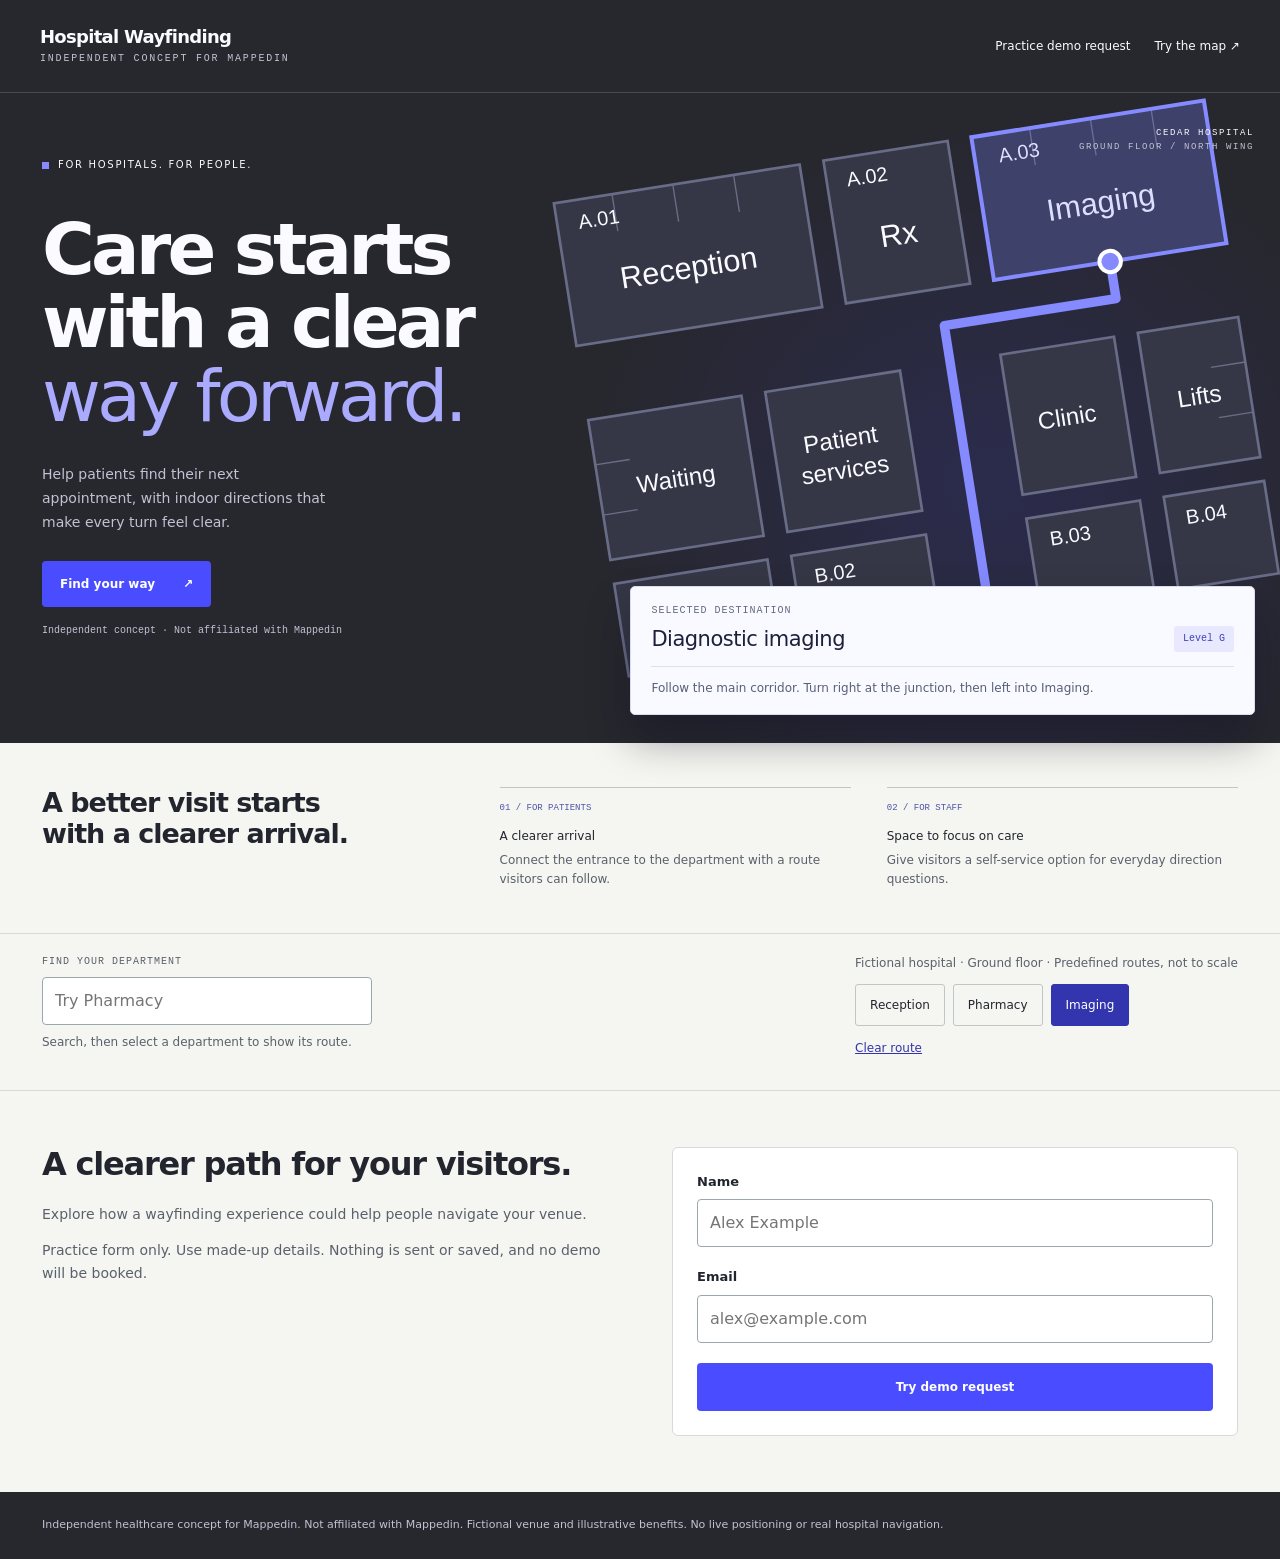
<file: index.html>
<!DOCTYPE html>
<html lang="en">
<head>
<meta charset="utf-8">
<meta name="viewport" content="width=device-width, initial-scale=1">
<title>Hospital Wayfinding | Independent Healthcare Concept</title>
<meta name="description" content="An independent hospital wayfinding concept with searchable departments and illustrative indoor routes.">
<style>
#clarity-concept{--paper:#27272e;--ink:#fafaff;--sub:#c1c2d3;--rule:#484854;--route:#777bff;--map:#24252f;color:var(--ink);background:var(--paper);font-family:system-ui,-apple-system,BlinkMacSystemFont,sans-serif;color-scheme:light;overflow:hidden}
#clarity-concept *{box-sizing:border-box}#clarity-concept button{font:inherit}#clarity-concept .cc-nav{display:flex;justify-content:space-between;align-items:center;padding:24px 40px;border-bottom:1px solid var(--rule);gap:20px}#clarity-concept .cc-brand{font-size:18px;font-weight:600;letter-spacing:-.7px}#clarity-concept .cc-brand span{display:block;font:10px/1.5 monospace;letter-spacing:1.8px;text-transform:uppercase;margin-top:4px;color:var(--sub)}#clarity-concept .cc-links{font-size:12px;display:flex;gap:24px;align-items:center}#clarity-concept .cc-links span:last-child{border-bottom:1px solid var(--ink);padding-bottom:4px}#clarity-concept .cc-hero{display:grid;grid-template-columns:.95fr 1.05fr;min-height:590px}#clarity-concept .cc-copy{padding:64px 20px 44px 40px;z-index:1}#clarity-concept .cc-eyebrow{font:10px/1.6 monospace;letter-spacing:1.4px;text-transform:uppercase;display:flex;align-items:center;gap:9px;margin-bottom:28px}#clarity-concept .cc-dot{width:7px;height:7px;background:var(--route);border-radius:50%}#clarity-concept h1{font-family:Arial,Helvetica,sans-serif;font-weight:600;font-size:clamp(44px,5.5vw,64px);line-height:1.04;letter-spacing:-2.8px;margin:0 0 24px}#clarity-concept h1 em{font-weight:400;color:var(--route)}#clarity-concept .cc-deck{font-size:15px;line-height:1.7;color:var(--sub);max-width:310px;margin:0 0 26px}#clarity-concept .cc-primary{display:inline-flex;align-items:center;justify-content:space-between;gap:28px;background:#474bff;color:#ffffff;padding:15px 18px;border:0;border-radius:7px;font-size:12px;min-height:46px}#clarity-concept .cc-disclaimer{font:10px/1.6 monospace;color:var(--sub);margin-top:16px}#clarity-concept .cc-art{position:relative;background:radial-gradient(ellipse at 60% 65%,#4145ff33,transparent 65%),var(--map);border-left:1px solid var(--rule);min-height:590px;display:flex;align-items:center;justify-content:center;padding:14px 0 100px}#clarity-concept .cc-art::before{content:'';position:absolute;inset:0;background-image:linear-gradient(#9b9ddd0c 1px,transparent 1px),linear-gradient(90deg,#9b9ddd0c 1px,transparent 1px);background-size:24px 24px}#clarity-concept .cc-map{position:relative;width:100%;height:auto;display:block}#clarity-concept .cc-map text{font-family:Arial,sans-serif;fill:var(--ink)}#clarity-concept .cc-maptitle{position:absolute;top:24px;left:24px;font:10px/1.5 monospace;letter-spacing:1px;color:var(--sub);z-index:1}#clarity-concept .cc-maptitle b{font-weight:500;color:var(--ink)}#clarity-concept .cc-north{position:absolute;right:24px;top:24px;font:12px/1.6 monospace;color:var(--sub)}#clarity-concept .cc-route-card{position:absolute;bottom:24px;left:24px;right:24px;background:#f9faff;color:#1d203b;border:1px solid #d9dced;border-radius:12px;box-shadow:0 12px 35px #11112555;padding:18px 20px;z-index:2}#clarity-concept .cc-card-kicker{font:10px/1.5 monospace;color:#626981;letter-spacing:1px;text-transform:uppercase}#clarity-concept .cc-card-row{display:flex;align-items:center;justify-content:space-between;gap:12px;margin:8px 0 14px}#clarity-concept .cc-dest{font-size:21px;font-weight:500;letter-spacing:-.5px}#clarity-concept .cc-floor{font:10px/1.4 monospace;background:#e8e9ff;color:#3e43b8;padding:6px 9px;border-radius:3px}#clarity-concept .cc-directions{font-size:12px;line-height:1.6;color:#586078;border-top:1px solid #dedfeb;padding-top:12px;margin:0}#clarity-concept .cc-bottom{padding:30px 40px;display:grid;grid-template-columns:1.3fr 1fr 1fr;gap:30px;border-top:1px solid var(--rule)}#clarity-concept .cc-bottom h2{font:600 27px/1.15 Arial,sans-serif;letter-spacing:-.8px;margin:0}#clarity-concept .cc-bottom p{font-size:12px;color:var(--sub);line-height:1.6;margin:7px 0 0}#clarity-concept .cc-bottom strong{font-size:12px;font-weight:500}#clarity-concept .cc-number{font:10px/1.4 monospace;color:var(--route);display:block;margin-bottom:10px}#clarity-concept .cc-lab{border-top:1px solid var(--rule);padding:18px 40px;display:flex;align-items:center;justify-content:space-between;gap:12px}#clarity-concept .cc-lab label{font:10px/1.5 monospace;color:var(--sub);text-transform:uppercase;letter-spacing:1px}#clarity-concept .cc-options{display:flex;gap:6px;flex-wrap:wrap}#clarity-concept .cc-options button{border:1px solid var(--rule);background:transparent;color:var(--ink);padding:10px 14px;min-height:42px;font-size:12px;border-radius:3px}#clarity-concept .cc-options button[aria-pressed=true]{background:#474bff;color:#ffffff;border-color:#474bff}
@media(max-width:650px){#clarity-concept .cc-nav{padding:20px}#clarity-concept .cc-links{display:none}#clarity-concept .cc-hero{grid-template-columns:1fr}#clarity-concept .cc-copy{padding:40px 24px}#clarity-concept h1{font-size:48px;letter-spacing:-2px}#clarity-concept .cc-art{border-left:0;border-top:1px solid var(--rule);min-height:550px;padding-top:35px}#clarity-concept .cc-map{max-height:440px}#clarity-concept .cc-bottom{padding:28px 24px;grid-template-columns:1fr;gap:24px}#clarity-concept .cc-lab{padding:18px 24px;align-items:flex-start;flex-direction:column}}

/* Reference-led composition: one continuous spatial field, with an offset interface. */
#clarity-concept .cc-hero{position:relative;display:block;min-height:650px;background:#27272e}
#clarity-concept .cc-copy{position:relative;width:53%;padding:64px 0 100px 42px;pointer-events:none}
#clarity-concept .cc-copy button{pointer-events:auto}
#clarity-concept h1{font-family:system-ui,-apple-system,BlinkMacSystemFont,sans-serif;font-size:clamp(48px,6.2vw,72px);font-weight:650;line-height:1.02;letter-spacing:-3.8px;margin-bottom:30px}
#clarity-concept h1 em{font-style:normal;color:#aaaaff}
#clarity-concept .cc-deck{max-width:285px;font-size:14px}
#clarity-concept .cc-art{position:absolute;right:0;top:0;bottom:0;width:57%;min-height:0;border:0;background:radial-gradient(ellipse at 60% 60%,#4145ff26,transparent 65%),#27272e;padding:28px 0 100px;align-items:center}
#clarity-concept .cc-art::before{background:none}
#clarity-concept .cc-map{transform:rotate(-9deg);width:110%;max-width:none;flex-shrink:0}
#clarity-concept .cc-maptitle{left:auto;right:26px;top:34px;font-size:9px;letter-spacing:1.6px;text-align:right}
#clarity-concept .cc-north{top:auto;bottom:208px;right:28px;font-size:10px}
#clarity-concept .cc-route-card{left:80px;right:25px;bottom:28px;border-radius:5px;padding:16px 20px;box-shadow:0 24px 40px #11112566}
#clarity-concept .cc-primary{background:#4a4dff;border-radius:4px;font-weight:600}
#clarity-concept .cc-eyebrow{font-family:system-ui,sans-serif;font-size:10px;letter-spacing:1.7px;margin-bottom:40px}
#clarity-concept .cc-dot{background:#888bff;border-radius:0}
#clarity-concept .cc-bottom{background:#f5f5f1;color:#22252e;border:0;padding:44px 42px;grid-template-columns:1.2fr 1fr 1fr;gap:36px}
#clarity-concept .cc-bottom h2{font-family:system-ui,sans-serif;font-weight:600;font-size:27px;letter-spacing:-1px}
#clarity-concept .cc-bottom p{color:#59616b}
#clarity-concept .cc-bottom>div{border-top:1px solid #bfc6c7;padding-top:14px}
#clarity-concept .cc-number{color:#4d53a8;font-size:9px}
#clarity-concept .cc-lab{background:#f5f5f1;color:#22252e;border-top:1px solid #d7dad6;padding:20px 42px}
#clarity-concept .cc-lab label{color:#59616b}
#clarity-concept .cc-options button{color:#22252e;border-color:#bfc6c7}
#clarity-concept .cc-options button[aria-pressed=true]{color:white;background:#3235ad;border-color:#3235ad}
@media(max-width:650px){
 #clarity-concept .cc-hero{display:flex;flex-direction:column;min-height:0}
 #clarity-concept .cc-copy{width:100%;padding:42px 24px 32px}
 #clarity-concept h1{font-size:56px;letter-spacing:-3px}
 #clarity-concept .cc-eyebrow{margin-bottom:26px}
 #clarity-concept .cc-deck{max-width:360px}
 #clarity-concept .cc-art{position:relative;inset:auto;width:100%;height:560px;min-height:560px;padding:30px 0 100px;border-top:1px solid #454551}
 #clarity-concept .cc-map{width:100%;transform:rotate(-6deg)}
 #clarity-concept .cc-route-card{left:20px;right:20px;bottom:22px}
 #clarity-concept .cc-north{bottom:190px}
 #clarity-concept .cc-bottom{grid-template-columns:1fr;padding:32px 24px;gap:28px}
 #clarity-concept .cc-lab{padding:20px 24px}
}

#clarity-concept{overflow:hidden}body{margin:0;background:#27272e}html{scroll-behavior:smooth}
#clarity-concept a{color:inherit;text-underline-offset:4px}#clarity-concept .cc-primary{text-decoration:none}
#clarity-concept .cc-links a{text-decoration:none;min-height:44px;display:inline-flex;align-items:center}
#clarity-concept .cc-options{display:flex;flex-wrap:wrap;gap:8px}
#clarity-concept .cc-lab{align-items:flex-start;scroll-margin-top:20px;flex-wrap:wrap}
#clarity-concept .cc-search{max-width:330px;flex:1;min-width:220px}
#clarity-concept .cc-search label{display:block;margin-bottom:8px}
#clarity-concept input{font:16px/1.5 system-ui,sans-serif;padding:11px 12px;border:1px solid #9ca6ad;border-radius:4px;box-sizing:border-box;width:100%;background:#fff;color:#22252e}
#clarity-concept .cc-search p{font:12px/1.5 system-ui,sans-serif;color:#59616b;margin:8px 0}
#clarity-concept .cc-reset{font:12px/1.5 system-ui,sans-serif;background:transparent;border:0;text-decoration:underline;padding:10px 0;min-height:44px;color:#3235ad}
#clarity-concept .cc-control-side{max-width:440px}#clarity-concept .cc-control-side>p{font:12px/1.5 system-ui,sans-serif;color:#59616b;margin:0 0 12px}
#clarity-concept [hidden]{display:none!important}
#clarity-concept .cc-request{background:#f5f5f1;color:#22252e;padding:56px 42px;display:grid;grid-template-columns:1fr 1fr;gap:64px;border-top:1px solid #d7dad6;scroll-margin-top:20px}
#clarity-concept .cc-request h2{font:600 32px/1.12 system-ui,sans-serif;letter-spacing:-1.2px;margin:0 0 20px}
#clarity-concept .cc-request p{font:14px/1.7 system-ui,sans-serif;color:#59616b;margin:12px 0}
#clarity-concept .cc-request form{border:1px solid #d7dad6;border-radius:6px;padding:24px;background:#fff}
#clarity-concept .cc-request label{font:600 13px/1.5 system-ui,sans-serif;display:block;margin-bottom:8px}
#clarity-concept .cc-request input{margin-bottom:20px}
#clarity-concept .cc-request .cc-primary{width:100%;justify-content:center;min-height:48px}
#clarity-concept .cc-footer{padding:24px 42px;font:11px/1.7 system-ui,sans-serif;color:#c1c2d3}
.skip{position:absolute;left:16px;top:-90px;padding:12px;background:#fff;color:#22252e;z-index:10}.skip:focus{top:10px}
#clarity-concept a:focus-visible,#clarity-concept button:focus-visible,#clarity-concept input:focus-visible{outline:3px solid #63bcff;outline-offset:4px}
#clarity-concept .cc-map{max-width:110%}#clarity-concept .cc-art{scroll-margin-top:20px}
@media(max-width:650px){#clarity-concept .cc-lab{align-items:stretch}#clarity-concept .cc-search{max-width:none;min-width:0;width:100%}#clarity-concept .cc-request{grid-template-columns:1fr;padding:36px 24px;gap:20px}#clarity-concept .cc-footer{padding:24px}#clarity-concept .cc-art{height:610px;min-height:610px}#clarity-concept .cc-route-card{bottom:24px}#clarity-concept .cc-deck{font-size:16px}#clarity-concept .cc-links{display:flex}#clarity-concept .cc-links a:first-child{display:none}#clarity-concept .cc-nav{gap:10px}#clarity-concept .cc-brand{font-size:15px}#clarity-concept .cc-brand span{font-size:8px;letter-spacing:1px}#clarity-concept .cc-links{font-size:12px}}
@media(prefers-reduced-motion:reduce){html{scroll-behavior:auto}}
</style>
</head>
<body>
<div id="clarity-concept" aria-label="Map-led hospital wayfinding visual direction">
  <a class="skip" href="#main">Skip to content</a><nav class="cc-nav" aria-label="Concept navigation"><div class="cc-brand">Hospital Wayfinding<span>Independent concept for Mappedin</span></div><div class="cc-links"><a href="#request">Practice demo request</a><a href="#demo">Try the map ↗</a></div></nav>
  <main id="main"><header class="cc-hero">
    <div class="cc-copy"><div class="cc-eyebrow"><span class="cc-dot"></span>For hospitals. For people.</div><h1>Care starts<br>with a clear<br><em>way forward.</em></h1><p class="cc-deck">Help patients find their next appointment, with indoor directions that make every turn feel clear.</p><a href="#demo" class="cc-primary" id="cc-explore">Find your way <span aria-hidden="true">↗</span></a><div class="cc-disclaimer">Independent concept · Not affiliated with Mappedin</div></div>
    <div class="cc-art" id="map-view"><div class="cc-maptitle"><b>CEDAR HOSPITAL</b><br>GROUND FLOOR / NORTH WING</div><div class="cc-north">↑<br>N</div>
      <svg class="cc-map" viewBox="0 0 600 520" role="img" aria-label="Fictional hospital floor plan with a route from the entrance to the selected department">
        <g fill="#353746" stroke="#686c87" stroke-width="2">
          <path d="M54 86H240V194H54Z"/><path d="M258 86H352V194H258Z"/><path d="M370 86H546V194H370Z"/>
          <path d="M54 250H170V356H54Z"/><path d="M188 250H290V356H188Z"/><path d="M366 250H452V356H366Z"/><path d="M470 250H546V356H470Z"/>
          <path d="M54 374H170V444H54Z"/><path d="M188 374H290V444H188Z"/><path d="M366 374H452V444H366Z"/><path d="M470 374H546V444H470Z"/>
        </g>
        <g stroke="#6b6d86" stroke-width="1"><path d="M98 86V114M144 86V114M190 86V114M414 86V114M460 86V114M506 86V114M54 284H80M54 322H80M546 284H520M546 322H520"/></g>
        <g fill="#b7b9d0" font-size="15"><text x="70" y="108">A.01</text><text x="273" y="108">A.02</text><text x="388" y="108">A.03</text><text x="70" y="397">B.01</text><text x="203" y="397">B.02</text><text x="381" y="397">B.03</text><text x="484" y="397">B.04</text></g>
        <g font-size="23" text-anchor="middle"><text x="146" y="157">Reception</text><text x="305" y="157">Rx</text><text x="458" y="157">Imaging</text><text x="112" y="310" font-size="18">Waiting</text><text x="238" y="300" font-size="18">Patient</text><text x="238" y="323" font-size="18">services</text><text x="408" y="310" font-size="18">Clinic</text><text x="508" y="310" font-size="18">Lifts</text></g>
        <rect id="cc-room" x="370" y="86" width="176" height="108" fill="#656aff30" stroke="#858aff" stroke-width="3"/>
        <path id="cc-route" d="M328 451V222H458V194" fill="none" stroke="#858aff" stroke-width="7" stroke-linejoin="round" stroke-linecap="round"/>
        <circle id="cc-end" cx="458" cy="194" r="8" fill="#858aff" stroke="#ffffff" stroke-width="3"/>
        <circle cx="328" cy="451" r="13" fill="#6cb9ff30"/><circle cx="328" cy="451" r="6" fill="#72caff"/>
        <text x="328" y="485" text-anchor="middle" font-size="18">Main entrance</text>
      </svg>
      <div class="cc-route-card" role="status" aria-live="polite"><div class="cc-card-kicker">Selected destination</div><div class="cc-card-row"><span class="cc-dest" id="cc-dest">Diagnostic imaging</span><span class="cc-floor">Level G</span></div><p class="cc-directions" id="cc-directions">Follow the main corridor. Turn right at the junction, then left into Imaging.</p></div>
    </div>
  </header>
  <section class="cc-bottom" aria-label="Potential benefits"><h2>A better visit starts<br>with a clearer arrival.</h2><div><span class="cc-number">01 / FOR PATIENTS</span><strong>A clearer arrival</strong><p>Connect the entrance to the department with a route visitors can follow.</p></div><div><span class="cc-number">02 / FOR STAFF</span><strong>Space to focus on care</strong><p>Give visitors a self-service option for everyday direction questions.</p></div></section>
  <section class="cc-lab" id="demo" aria-label="Try hospital wayfinding">
<div class="cc-search" id="search-tools" hidden><label for="destination-search">Find your department</label><input id="destination-search" type="search" placeholder="Try Pharmacy" aria-controls="destination-list" autocomplete="off"><p>Search, then select a department to show its route.</p><button type="button" id="clear-search" class="cc-reset" hidden>Clear search</button><p id="search-summary" role="status" aria-live="polite" hidden></p></div><div class="cc-control-side"><p>Fictional hospital · Ground floor · Predefined routes, not to scale</p><div id="destination-list" class="cc-options" role="group" aria-label="Illustrative destination"><button type="button" class="cursor-interaction" data-room="reception" aria-pressed="false">Reception</button><button type="button" class="cursor-interaction" data-room="pharmacy" aria-pressed="false">Pharmacy</button><button type="button" class="cursor-interaction" data-room="imaging" aria-pressed="true">Imaging</button></div><button class="cc-reset" id="reset" type="button">Clear route</button><noscript><p>Enable JavaScript to change the route. The illustrated route leads to Imaging.</p></noscript></div></section>
<section class="cc-request" id="request" aria-labelledby="request-title"><div><h2 id="request-title">A clearer path for your visitors.</h2><p>Explore how a wayfinding experience could help people navigate your venue.</p><p>Practice form only. Use made-up details. Nothing is sent or saved, and no demo will be booked.</p></div><form id="demo-form"><label for="name">Name</label><input id="name" name="name" required maxlength="100" autocomplete="off" placeholder="Alex Example"><label for="email">Email</label><input id="email" name="email" type="email" required maxlength="254" autocomplete="off" placeholder="alex@example.com"><button type="submit" class="cc-primary">Try demo request</button><p id="form-status" role="status" aria-live="polite" hidden></p></form></section>
</main><footer class="cc-footer">Independent healthcare concept for Mappedin. Not affiliated with Mappedin. Fictional venue and illustrative benefits. No live positioning or real hospital navigation.</footer></div>
<script>
(()=>{
 const root=document.getElementById('clarity-concept');
 const rooms={reception:{x:54,w:186,end:146,name:'Reception',text:'Follow the main corridor. Turn left at the junction, then right into Reception.'},pharmacy:{x:258,w:94,end:305,name:'Pharmacy',text:'Follow the main corridor and bear left at the junction to reach Pharmacy.'},imaging:{x:370,w:176,end:458,name:'Diagnostic imaging',text:'Follow the main corridor. Turn right at the junction, then left into Imaging.'}};
 function choose(key){const r=rooms[key]||rooms.imaging;const room=root.querySelector('#cc-room');room.setAttribute('x',r.x);room.setAttribute('width',r.w);root.querySelector('#cc-route').setAttribute('d','M328 451V222H'+r.end+'V194');root.querySelector('#cc-end').setAttribute('cx',r.end);root.querySelector('#cc-dest').textContent=r.name;root.querySelector('#cc-directions').textContent=r.text;root.querySelectorAll('[data-room]').forEach(b=>b.setAttribute('aria-pressed',String(b.dataset.room===key)));}

 const buttons=root.querySelectorAll('[data-room]');
 const search=root.querySelector('#destination-search');
 const summary=root.querySelector('#search-summary');
 const clear=root.querySelector('#clear-search');
 root.querySelector('#search-tools').hidden=false;
 function filter(){const q=search.value.trim().toLowerCase();let count=0;buttons.forEach(b=>{b.hidden=!b.textContent.toLowerCase().includes(q);if(!b.hidden)count++;});clear.hidden=!search.value;summary.hidden=!q;summary.textContent=count?count+' destination'+(count===1?'':'s')+' found.':'No destinations found. Try Reception, Pharmacy, or Imaging.';}
 search.addEventListener('input',filter);
 clear.addEventListener('click',()=>{search.value='';filter();search.focus();});
 buttons.forEach(b=>b.addEventListener('click',()=>{choose(b.dataset.room);root.querySelector('#cc-route').removeAttribute('hidden');root.querySelector('#cc-end').removeAttribute('hidden');root.querySelector('#cc-room').removeAttribute('hidden');root.querySelector('#map-view').scrollIntoView({behavior:matchMedia('(prefers-reduced-motion:reduce)').matches?'instant':'smooth',block:'start'});}));
 root.querySelector('#reset').addEventListener('click',()=>{['#cc-route','#cc-end','#cc-room'].forEach(id=>root.querySelector(id).setAttribute('hidden',''));buttons.forEach(b=>b.setAttribute('aria-pressed','false'));root.querySelector('#cc-dest').textContent='Start at the entrance';root.querySelector('#cc-directions').textContent='Select a department below to show your route.';});
 root.querySelector('#demo-form').addEventListener('submit',event=>{event.preventDefault();const status=root.querySelector('#form-status');status.hidden=false;status.textContent='Practice request complete. No details were sent or saved, and no demo was booked.';event.currentTarget.reset();});
})();
</script>
</body>
</html>
</file>
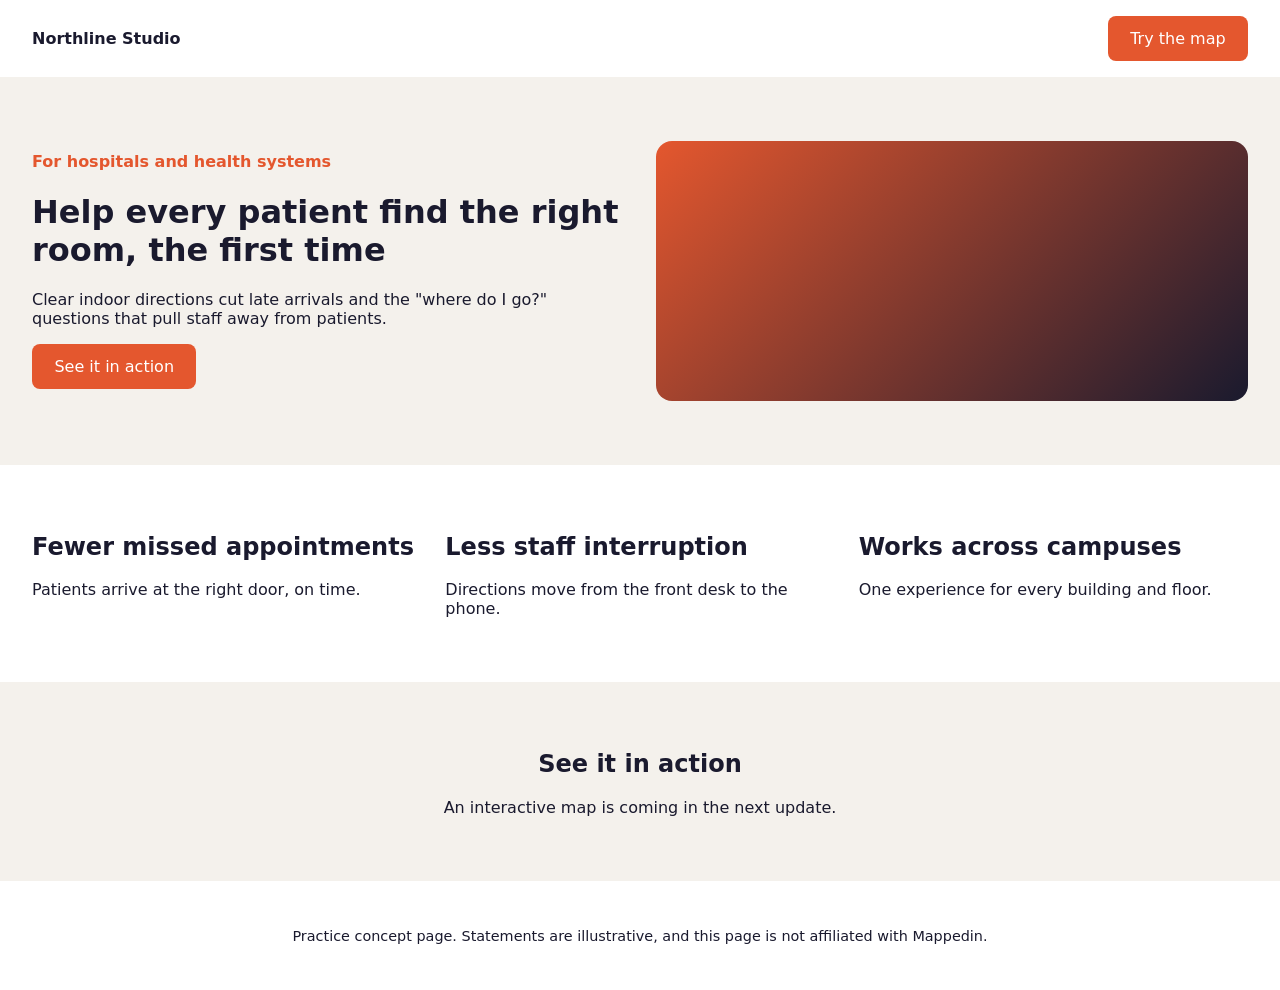
<file: hospitals.html>
<!DOCTYPE html>
<html lang="en">
<head>
  <meta charset="utf-8">
  <meta name="viewport" content="width=device-width, initial-scale=1">
  <title>Hospital wayfinding | Northline Studio concept</title>
  <meta name="description" content="Concept page: help patients and visitors find their way across a hospital campus, built as a practice project.">
  <link rel="stylesheet" href="style.css">
</head>
<body>
  <nav class="nav">
    <a href="/">Northline Studio</a>
    <a class="cta" href="#demo">Try the map</a>
  </nav>
  <header class="hero">
    <div class="hero-text">
      <p class="eyebrow">For hospitals and health systems</p>
      <h1>Help every patient find the right room, the first time</h1>
      <p>Clear indoor directions cut late arrivals and the "where do I go?" questions that pull staff away from patients.</p>
      <a class="cta" href="#demo">See it in action</a>
    </div>
    <div class="hero-visual" aria-hidden="true"></div>
  </header>
  <main>
    <section class="proof">
      <article><h2>Fewer missed appointments</h2><p>Patients arrive at the right door, on time.</p></article>
      <article><h2>Less staff interruption</h2><p>Directions move from the front desk to the phone.</p></article>
      <article><h2>Works across campuses</h2><p>One experience for every building and floor.</p></article>
    </section>
    <section id="demo" class="demo">
      <h2>See it in action</h2>
      <p>An interactive map is coming in the next update.</p>
    </section>
  </main>
  <footer class="foot">
    <p>Practice concept page. Statements are illustrative, and this page is not affiliated with Mappedin.</p>
  </footer>
</body>
</html>
</file>
<file: style.css>
:root { --ink: #1a1a2e; --accent: #e4572e; --soft: #f4f1ec; }
body { margin: 0; font-family: system-ui, sans-serif; color: var(--ink); }
.hero { display: grid; grid-template-columns: 1fr 1fr; gap: 2rem;
        align-items: center; padding: 4rem 2rem; background: var(--soft); }
.hero-visual { min-height: 260px; border-radius: 16px;
               background: linear-gradient(135deg, var(--accent), var(--ink)); }
.cta { display: inline-block; padding: .8rem 1.4rem; border-radius: 8px;
       background: var(--accent); color: #fff; text-decoration: none; }
.features { display: grid; grid-template-columns: repeat(3, 1fr);
            gap: 1.5rem; padding: 3rem 2rem; }
@media (max-width: 768px) {
  .hero, .features { grid-template-columns: 1fr; }
}
.nav { display: flex; justify-content: space-between; align-items: center; padding: 1rem 2rem; }
.nav a:first-child { font-weight: 700; color: var(--ink); text-decoration: none; }
.eyebrow { color: var(--accent); font-weight: 600; margin: 0 0 .5rem; }
.proof { display: grid; grid-template-columns: repeat(3, 1fr); gap: 1.5rem; padding: 3rem 2rem; }
.demo { padding: 3rem 2rem; background: var(--soft); text-align: center; }
.foot { padding: 2rem; font-size: .9rem; text-align: center; }
@media (max-width: 768px) { .proof { grid-template-columns: 1fr; } }
</file>
